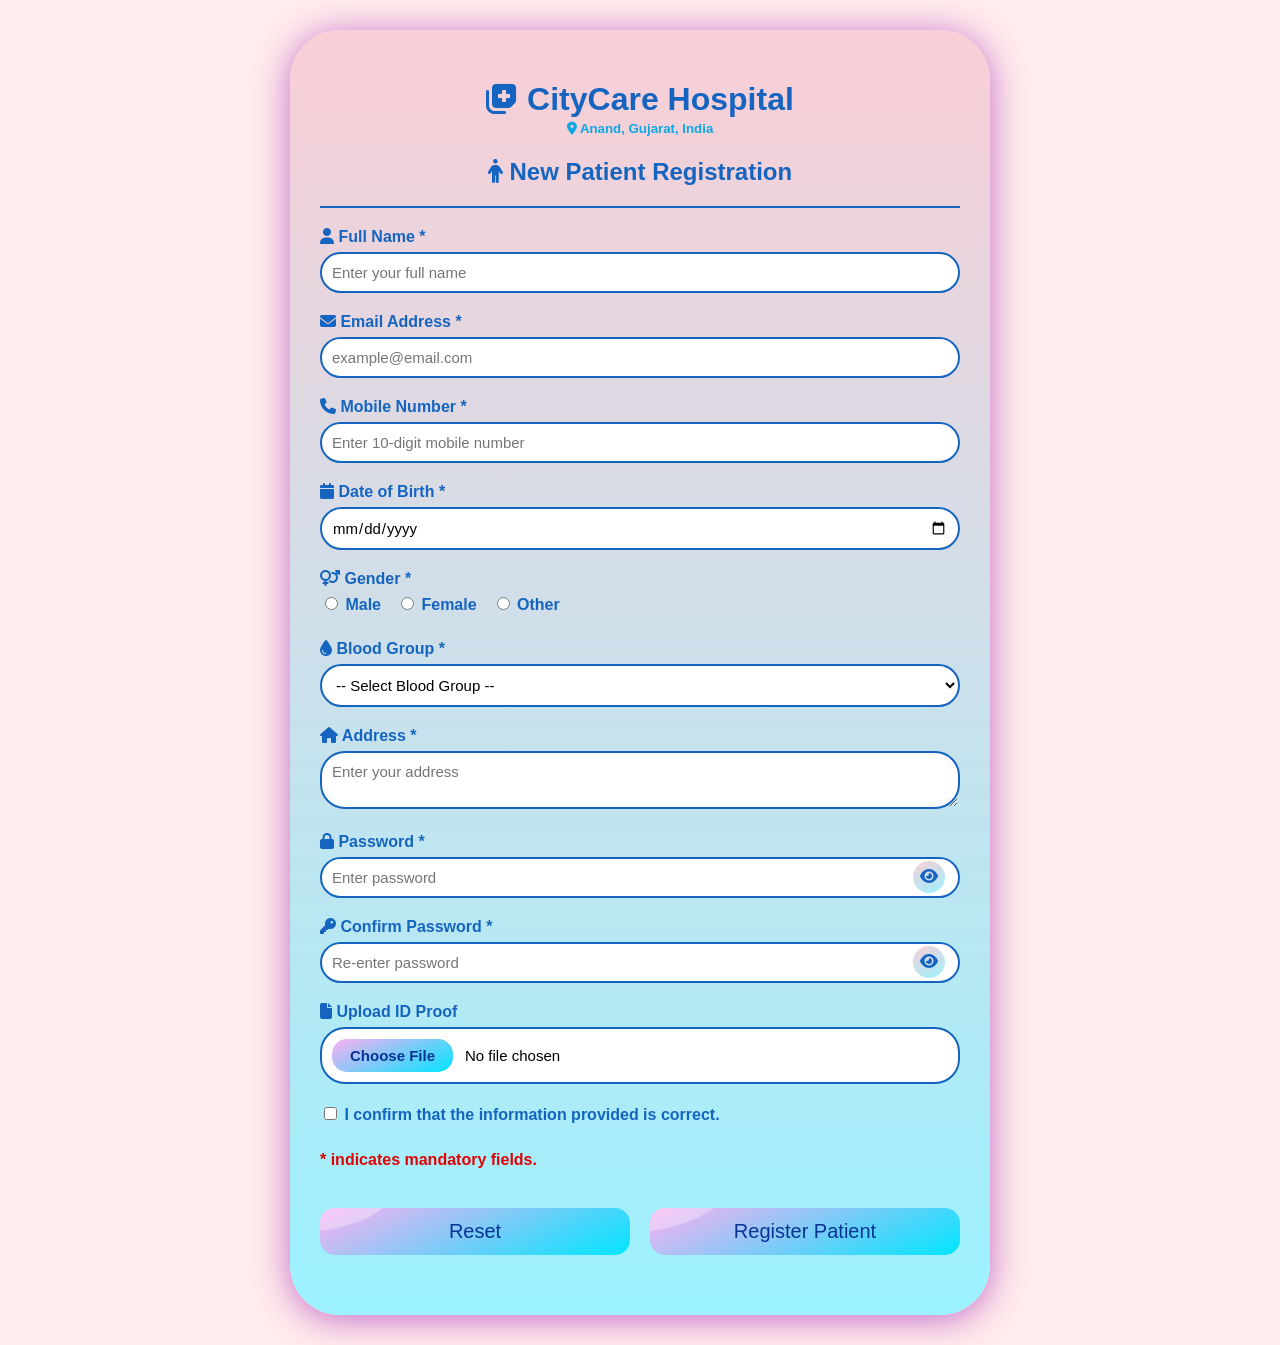
<file: Practical 5/index.html>
<!DOCTYPE html>
<html lang="en">
<head>
    <meta charset="UTF-8">
    <meta name="viewport" content="width=device-width, initial-scale=1.0">
    <title>CityCare Hospital - Patient Registration</title>
    <link rel="stylesheet" href="style.css">
    <link rel="stylesheet" href="https://cdnjs.cloudflare.com/ajax/libs/font-awesome/6.5.1/css/all.min.css"/>
    <link href="https://fonts.googleapis.com/css2?family=Plus+Jakarta+Sans:wght@300;400;600;800&display=swap" rel="stylesheet">
</head>
<body>
    <div class="container">
        <div class="title">
        
        <h1><i class="fa-solid fa-notes-medical"></i> CityCare Hospital</h1>
        <h5><i class="fa-solid fa-location-dot"></i> Anand, Gujarat, India</h5>
        <h2><i class="fa-solid fa-person"></i> New Patient Registration</h2>
        </div>

        <form id="registrationForm" novalidate>
            <div class="form-group">
                <label for="fullName"><i class="fa-solid fa-user"></i> Full Name *</label>
                <input type="text" id="fullName" placeholder="Enter your full name" maxlength="50" required>
                <span class="error" id="nameError"></span>
            </div>

            <div class="form-group">
                <label for="email"><i class="fa-solid fa-envelope"></i> Email Address *</label>
                <input type="email" id="email" placeholder="example@email.com" maxlength="100" required>
                <span class="error" id="emailError"></span>
            </div>

            <div class="form-group">
                <label for="mobile"><i class="fa-solid fa-phone"></i> Mobile Number *</label>
                <input type="tel" id="mobile" placeholder="Enter 10-digit mobile number" maxlength="10" required>
                <span class="error" id="mobileError"></span>
            </div>

            <div class="form-group">
                <label for="dob"><i class="fa-solid fa-calendar"></i> Date of Birth *</label>
                <input type="date" id="dob" required>
                <span class="error" id="dobError"></span>
            </div>

            <div class="form-group">
                <label><i class="fa-solid fa-venus-mars"></i> Gender *</label>
                <div class="radio-group">
                    <label><input type="radio" name="gender" value="Male"> Male</label>
                    <label><input type="radio" name="gender" value="Female"> Female</label>
                    <label><input type="radio" name="gender" value="Other"> Other</label>
                </div>
                <span class="error" id="genderError"></span>
            </div>

            <div class="form-group">
                <label for="bloodGroup"><i class="fa-solid fa-droplet"></i> Blood Group *</label>
                <select id="bloodGroup" required>
                    <option value="">-- Select Blood Group --</option>
                    <option>A+</option>
                    <option>A-</option>
                    <option>B+</option>
                    <option>B-</option>
                    <option>AB+</option>
                    <option>AB-</option>
                    <option>O+</option>
                    <option>O-</option>
                </select>
                <span class="error" id="bloodError"></span>
            </div>

            <div class="form-group">
                <label for="address"><i class="fa-solid fa-house"></i> Address *</label>
                <textarea id="address" placeholder="Enter your address" maxlength="200" required></textarea>
                <span class="error" id="addressError"></span>
            </div>

            <div class="form-group">
                <label for="password"><i class="fa-solid fa-lock"></i> Password *</label>
                <div class="password-input-wrapper">
                    <input type="password" id="password" placeholder="Enter password" minlength="8" maxlength="30" required>
                    <button type="button" id="togglePassword">
                        <i class="fa-solid fa-eye" id="eyeIcon"></i>
                    </button>
                </div>
                    <div class="strength" id="passwordStrength"></div>
                    <span class="error" id="passwordError"></span>
            </div>

            <div class="form-group">
                <label for="confirmPassword"><i class="fa-solid fa-key"></i> Confirm Password *</label>
                <div class="password-input-wrapper">
                    <input type="password" id="confirmPassword" placeholder="Re-enter password" required>
                    <button type="button" id="toggleConfirmPassword">
                        <i class="fa-solid fa-eye" id="confirmEyeIcon"></i>
                    </button>
                </div>
                <span class="error" id="confirmPasswordError"></span>
            </div>

            <div class="form-group file-group">
                <label for="document"><i class="fa-solid fa-file"></i> Upload ID Proof</label>
                <input type="file" id="document" accept=".jpg,.jpeg,.png,.pdf">
                <span class="error" id="fileError"></span>
            </div>

            <div class="form-group checkbox-group">
                <label><input type="checkbox" id="terms"> I confirm that the information provided is correct.</label>
            </div>
            <span class="error" id="termsError"></span>
            <h4>* indicates mandatory fields.</h4>
            <br>
            <div class="buttonAlign">
            <button type="reset">Reset</button>
            <button type="submit">Register Patient</button>
            </div>
            <div class="success-message" id="successMessage"></div>
        </form>
    </div>

    <script src="script.js"></script>
</body>
</html>
</file>
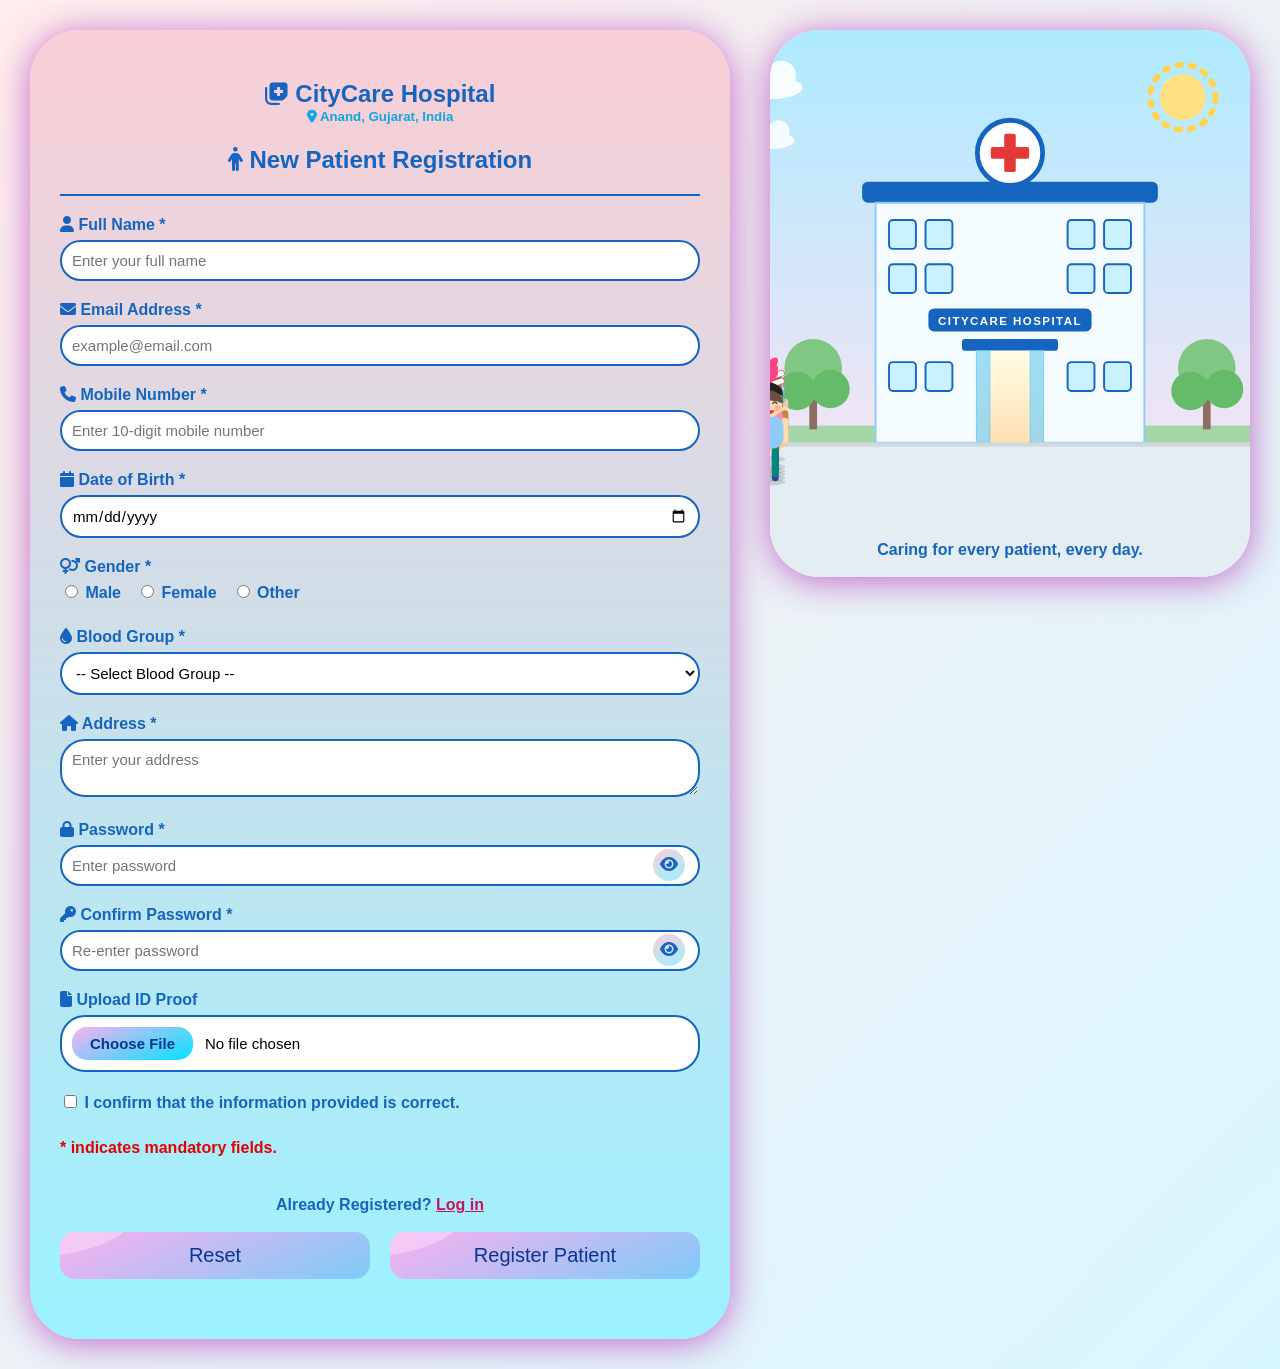
<file: Practical 5/Extra Curiosity (AI)/index.html>
<!DOCTYPE html>
<html lang="en">
<head>
    <meta charset="UTF-8">
    <meta name="viewport" content="width=device-width, initial-scale=1.0">
    <title>CityCare Hospital - Patient Registration</title>
    <link rel="stylesheet" href="style.css">
    <link rel="stylesheet" href="https://cdnjs.cloudflare.com/ajax/libs/font-awesome/6.5.1/css/all.min.css"/>
    <link href="https://fonts.googleapis.com/css2?family=Plus+Jakarta+Sans:wght@300;400;600;800&display=swap" rel="stylesheet">
</head>
<body>
    <main class="page">
    <div class="card-scene">
    <div class="card-flip" id="cardFlip">
    <section class="card-face container" id="registerFace">
        <div class="title">
        
        <h1><i class="fa-solid fa-notes-medical"></i> CityCare Hospital</h1>
        <h5><i class="fa-solid fa-location-dot"></i> Anand, Gujarat, India</h5>
        <h2><i class="fa-solid fa-person"></i> New Patient Registration</h2>
        </div>

        <form id="registrationForm" novalidate>
            <div class="form-group">
                <label for="fullName"><i class="fa-solid fa-user"></i> Full Name *</label>
                <input type="text" id="fullName" placeholder="Enter your full name" maxlength="50" required>
                <span class="error" id="nameError"></span>
            </div>

            <div class="form-group">
                <label for="email"><i class="fa-solid fa-envelope"></i> Email Address *</label>
                <input type="email" id="email" placeholder="example@email.com" maxlength="100" required>
                <span class="error" id="emailError"></span>
            </div>

            <div class="form-group">
                <label for="mobile"><i class="fa-solid fa-phone"></i> Mobile Number *</label>
                <input type="tel" id="mobile" placeholder="Enter 10-digit mobile number" maxlength="10" required>
                <span class="error" id="mobileError"></span>
            </div>

            <div class="form-group">
                <label for="dob"><i class="fa-solid fa-calendar"></i> Date of Birth *</label>
                <input type="date" id="dob" required>
                <span class="error" id="dobError"></span>
            </div>

            <div class="form-group">
                <label><i class="fa-solid fa-venus-mars"></i> Gender *</label>
                <div class="radio-group">
                    <label><input type="radio" name="gender" value="Male"> Male</label>
                    <label><input type="radio" name="gender" value="Female"> Female</label>
                    <label><input type="radio" name="gender" value="Other"> Other</label>
                </div>
                <span class="error" id="genderError"></span>
            </div>

            <div class="form-group">
                <label for="bloodGroup"><i class="fa-solid fa-droplet"></i> Blood Group *</label>
                <select id="bloodGroup" required>
                    <option value="">-- Select Blood Group --</option>
                    <option>A+</option>
                    <option>A-</option>
                    <option>B+</option>
                    <option>B-</option>
                    <option>AB+</option>
                    <option>AB-</option>
                    <option>O+</option>
                    <option>O-</option>
                </select>
                <span class="error" id="bloodError"></span>
            </div>

            <div class="form-group">
                <label for="address"><i class="fa-solid fa-house"></i> Address *</label>
                <textarea id="address" placeholder="Enter your address" maxlength="200" required></textarea>
                <span class="error" id="addressError"></span>
            </div>

            <div class="form-group">
                <label for="password"><i class="fa-solid fa-lock"></i> Password *</label>
                <div class="password-input-wrapper">
                    <input type="password" id="password" placeholder="Enter password" minlength="8" maxlength="30" required>
                    <button type="button" class="toggle-pass" id="togglePassword">
                        <i class="fa-solid fa-eye" id="eyeIcon"></i>
                    </button>
                </div>
                    <div class="strength" id="passwordStrength"></div>
                    <span class="error" id="passwordError"></span>
            </div>

            <div class="form-group">
                <label for="confirmPassword"><i class="fa-solid fa-key"></i> Confirm Password *</label>
                <div class="password-input-wrapper">
                    <input type="password" id="confirmPassword" placeholder="Re-enter password" required>
                    <button type="button" class="toggle-pass" id="toggleConfirmPassword">
                        <i class="fa-solid fa-eye" id="confirmEyeIcon"></i>
                    </button>
                </div>
                <span class="error" id="confirmPasswordError"></span>
            </div>

            <div class="form-group file-group">
                <label for="document"><i class="fa-solid fa-file"></i> Upload ID Proof</label>
                <input type="file" id="document" accept=".jpg,.jpeg,.png,.pdf">
                <span class="error" id="fileError"></span>
            </div>

            <div class="form-group checkbox-group">
                <label><input type="checkbox" id="terms"> I confirm that the information provided is correct.</label>
            </div>
            <span class="error" id="termsError"></span>
            <h4>* indicates mandatory fields.</h4>
            <br>
            <p class="switch-line">Already Registered? <button type="button" class="link-btn" data-flip>Log in</button></p>
            <div class="buttonAlign">
            <button type="reset">Reset</button>
            <button type="submit">Register Patient</button>
            </div>
            <div class="success-message" id="successMessage"></div>
        </form>
    </section>

    <section class="card-face container card-back" id="loginFace" inert>
        <div class="title">
            <h1><i class="fa-solid fa-notes-medical"></i> CityCare Hospital</h1>
            <h5><i class="fa-solid fa-location-dot"></i> Anand, Gujarat, India</h5>
            <h2><i class="fa-solid fa-right-to-bracket"></i> Patient Login</h2>
        </div>

        <form id="loginForm" novalidate>
            <div class="form-group">
                <label for="loginEmail"><i class="fa-solid fa-envelope"></i> Email Address *</label>
                <input type="email" id="loginEmail" placeholder="example@email.com" maxlength="100" required>
                <span class="error" id="loginEmailError"></span>
            </div>

            <div class="form-group">
                <label for="loginPassword"><i class="fa-solid fa-lock"></i> Password *</label>
                <div class="password-input-wrapper">
                    <input type="password" id="loginPassword" placeholder="Enter your password" maxlength="30" required>
                    <button type="button" class="toggle-pass" id="toggleLoginPassword">
                        <i class="fa-solid fa-eye" id="loginEyeIcon"></i>
                    </button>
                </div>
                <span class="error" id="loginPasswordError"></span>
            </div>

            <p class="switch-line">New here? <button type="button" class="link-btn" data-flip>Sign Up</button></p>
            <button type="submit">Log In</button>
            <div class="success-message" id="loginSuccess"></div>
        </form>
    </section>
    </div>
    </div>

    <aside class="scene-panel" aria-hidden="true">
    <svg class="hospital-scene" viewBox="0 0 500 520" xmlns="http://www.w3.org/2000/svg">
        <defs>
            <linearGradient id="sky" x1="0" y1="0" x2="0" y2="1"><stop offset="0" stop-color="#aeeaff"/><stop offset="1" stop-color="#ffe3f1"/></linearGradient>
            <linearGradient id="glow" x1="0" y1="0" x2="0" y2="1"><stop offset="0" stop-color="#fffde7"/><stop offset="1" stop-color="#ffe0b2"/></linearGradient>

            <!-- Sick patient: bandage, tired eyes, frown -->
            <g id="sick">
                <ellipse cx="0" cy="1" rx="16" ry="3.5" fill="#000" opacity=".12"/>
                <g class="bob">
                    <rect class="leg l pants" x="-9" y="-34" width="7" height="34" rx="3.5"/>
                    <rect class="leg r pants" x="2" y="-34" width="7" height="34" rx="3.5"/>
                    <rect class="skin" x="-19" y="-62" width="7" height="26" rx="3.5"/>
                    <rect class="skin" x="12" y="-62" width="7" height="26" rx="3.5"/>
                    <rect class="shirt" x="-14" y="-64" width="28" height="34" rx="11"/>
                    <circle class="skin" cx="0" cy="-76" r="13"/>
                    <path class="hair" d="M-13.5 -77 A13.5 13.5 0 0 1 13.5 -77 Q0 -83 -13.5 -77Z"/>
                    <rect x="2" y="-90" width="13" height="6" rx="2" fill="#fff" stroke="#e57373" transform="rotate(-18 8 -87)"/>
                    <path d="M-7 -77 h4 M3 -77 h4" stroke="#37474f" stroke-width="1.6" stroke-linecap="round"/>
                    <path d="M-4 -67 Q0 -71 4 -67" stroke="#37474f" stroke-width="1.6" fill="none" stroke-linecap="round"/>
                    <path d="M14 -80 q3 5 0 7 q-3 -2 0 -7z" fill="#4fc3f7"/>
                </g>
            </g>

            <!-- Happy patient: big smile, rosy cheeks, waving, floating heart -->
            <g id="happy">
                <ellipse cx="0" cy="1" rx="16" ry="3.5" fill="#000" opacity=".12"/>
                <g class="bob hop">
                    <rect class="leg l pants" x="-9" y="-34" width="7" height="34" rx="3.5"/>
                    <rect class="leg r pants" x="2" y="-34" width="7" height="34" rx="3.5"/>
                    <rect class="skin" x="-19" y="-62" width="7" height="26" rx="3.5"/>
                    <rect class="skin wave" x="12" y="-62" width="7" height="26" rx="3.5"/>
                    <rect class="shirt" x="-14" y="-64" width="28" height="34" rx="11"/>
                    <circle class="skin" cx="0" cy="-76" r="13"/>
                    <path class="hair" d="M-13.5 -77 A13.5 13.5 0 0 1 13.5 -77 Q0 -83 -13.5 -77Z"/>
                    <circle cx="-8" cy="-72" r="3" fill="#ff8a80" opacity=".6"/>
                    <circle cx="8" cy="-72" r="3" fill="#ff8a80" opacity=".6"/>
                    <path d="M-7 -77 q2 -3 4 0 M3 -77 q2 -3 4 0" stroke="#37474f" stroke-width="1.6" fill="none" stroke-linecap="round"/>
                    <path d="M-5 -70 Q0 -62 5 -70Z" fill="#e53935"/>
                    <g transform="translate(0 -108)"><path class="float-heart" d="M0 6 C-14 -4 -8 -14 0 -6 C8 -14 14 -4 0 6Z" fill="#ff4081"/></g>
                </g>
            </g>
        </defs>

        <!-- sky, sun, clouds -->
        <rect width="500" height="520" fill="url(#sky)"/>
        <circle class="sun-ring" cx="430" cy="70" r="34" fill="none" stroke="#ffd54f" stroke-width="6" stroke-dasharray="4 10" stroke-linecap="round"/>
        <circle cx="430" cy="70" r="24" fill="#ffe082"/>
        <g transform="translate(0 60)"><g class="cloud" fill="#fff" opacity=".9"><ellipse cx="0" cy="0" rx="34" ry="12"/><circle cx="-8" cy="-10" r="12"/><circle cx="12" cy="-13" r="15"/></g></g>
        <g transform="translate(0 115) scale(.75)"><g class="cloud c2" fill="#fff" opacity=".85"><ellipse cx="0" cy="0" rx="34" ry="12"/><circle cx="-8" cy="-10" r="12"/><circle cx="12" cy="-13" r="15"/></g></g>
        <rect y="412" width="500" height="18" fill="#a5d6a7"/>

        <!-- trees -->
        <g class="tree"><rect x="41" y="370" width="8" height="46" fill="#8d6e63"/><circle cx="45" cy="352" r="30" fill="#81c784"/><circle cx="28" cy="376" r="20" fill="#66bb6a"/><circle cx="63" cy="374" r="20" fill="#66bb6a"/></g>
        <g class="tree t2"><rect x="451" y="370" width="8" height="46" fill="#8d6e63"/><circle cx="455" cy="352" r="30" fill="#81c784"/><circle cx="438" cy="376" r="20" fill="#66bb6a"/><circle cx="473" cy="374" r="20" fill="#66bb6a"/></g>

        <!-- hospital building -->
        <rect x="96" y="158" width="308" height="22" rx="6" fill="#1565c0"/>
        <rect x="110" y="180" width="280" height="250" fill="#f3fbff" stroke="#90caf9" stroke-width="2"/>
        <circle cx="250" cy="128" r="34" fill="#fff" stroke="#1565c0" stroke-width="5"/>
        <rect x="244" y="108" width="12" height="40" rx="2" fill="#e53935"/>
        <rect x="230" y="122" width="40" height="12" rx="2" fill="#e53935"/>
        <g>
            <rect class="win" x="124" y="198" width="28" height="30" rx="4"/><rect class="win" x="162" y="198" width="28" height="30" rx="4"/>
            <rect class="win" x="310" y="198" width="28" height="30" rx="4"/><rect class="win" x="348" y="198" width="28" height="30" rx="4"/>
            <rect class="win" x="124" y="244" width="28" height="30" rx="4"/><rect class="win" x="162" y="244" width="28" height="30" rx="4"/>
            <rect class="win" x="310" y="244" width="28" height="30" rx="4"/><rect class="win" x="348" y="244" width="28" height="30" rx="4"/>
            <rect class="win" x="124" y="346" width="28" height="30" rx="4"/><rect class="win" x="162" y="346" width="28" height="30" rx="4"/>
            <rect class="win" x="310" y="346" width="28" height="30" rx="4"/><rect class="win" x="348" y="346" width="28" height="30" rx="4"/>
        </g>
        <rect x="165" y="290" width="170" height="24" rx="6" fill="#1565c0"/>
        <text x="250" y="307" text-anchor="middle" font-size="12" font-weight="bold" fill="#fff" letter-spacing="1.5" style="font-family:'Gill Sans',Calibri,sans-serif">CITYCARE HOSPITAL</text>
        <rect x="200" y="322" width="100" height="12" rx="3" fill="#1565c0"/>
        <rect x="215" y="334" width="70" height="96" fill="url(#glow)"/>
        <rect x="215" y="334" width="14" height="96" fill="#81d4fa" opacity=".75" stroke="#4fc3f7"/>
        <rect x="271" y="334" width="14" height="96" fill="#81d4fa" opacity=".75" stroke="#4fc3f7"/>

        <!-- plaza -->
        <rect y="430" width="500" height="90" fill="#e3edf2"/>
        <rect y="430" width="500" height="4" fill="#cfd8dc"/>

        <!-- patients arriving (left to right, into the door) -->
        <g transform="translate(0 446)"><g class="walker in" style="--delay:-1s"><use href="#sick" style="--shirt:#ffab91;--pants:#5c6bc0;--hair:#4e342e;--skin:#f1c9a5"/></g></g>
        <g transform="translate(0 462)"><g class="walker in" style="--delay:-5s"><use href="#sick" style="--shirt:#b39ddb;--pants:#455a64;--hair:#212121;--skin:#e0ac84"/></g></g>
        <g transform="translate(0 454)"><g class="walker in" style="--delay:-9s"><use href="#sick" style="--shirt:#80cbc4;--pants:#6d4c41;--hair:#8d6e63;--skin:#ffdbb5"/></g></g>

        <!-- happy patients leaving (door to the right) -->
        <g transform="translate(0 470)"><g class="walker out" style="--delay:-3s"><use href="#happy" style="--shirt:#ffcc80;--pants:#3949ab;--hair:#5d4037;--skin:#f1c9a5"/></g></g>
        <g transform="translate(0 458)"><g class="walker out" style="--delay:-7s"><use href="#happy" style="--shirt:#f48fb1;--pants:#37474f;--hair:#212121;--skin:#c68642"/></g></g>
        <g transform="translate(0 466)"><g class="walker out" style="--delay:-10.5s"><use href="#happy" style="--shirt:#90caf9;--pants:#00897b;--hair:#6d4c41;--skin:#ffdbb5"/></g></g>
    </svg>
    <p class="scene-caption">Caring for every patient, every day.</p>
    </aside>
    </main>

    <script src="script.js"></script>
</body>
</html>
</file>
<file: Practical 5/style.css>
* {
    box-sizing: border-box;
    font-family: Arial, sans-serif;
}

body {
    margin: 0;
    padding: 30px;
    background-color: #ffecec;
    font-family: 'Gill Sans', 'Gill Sans MT', Calibri, 'Trebuchet MS', sans-serif;
}
.title
{
    text-align: center;
    border-bottom: solid 2px #1565c0;
    margin-bottom: 20px;
    font-family: 'Gill Sans', 'Gill Sans MT', Calibri, 'Trebuchet MS', sans-serif;
}
.container {
    max-width: 700px;
    margin: auto;
    background: linear-gradient(360deg, rgb(156, 242, 255), rgb(250, 206, 214));
    padding: 30px;
    border-radius: 50px;
    box-shadow: 0 4px 35px rgba(190, 94, 199, 0.927);
    font-family: 'Gill Sans', 'Gill Sans MT', Calibri, 'Trebuchet MS', sans-serif;
}
.container:hover
{
    transition: 0.3s;
    transform: scale(1.01);
    box-shadow: 0 4px 95px rgba(190, 94, 199, 0.927);
}
h1 {
    text-align: center;
    color: #1565c0;
    font-family: 'Gill Sans', 'Gill Sans MT', Calibri, 'Trebuchet MS', sans-serif;
}
h5
{
    color: rgb(13, 167, 228);
    margin-top: -19px;
    font-family: 'Gill Sans', 'Gill Sans MT', Calibri, 'Trebuchet MS', sans-serif;
}
h2
{
    color: #1565c0;
    font-family: 'Gill Sans', 'Gill Sans MT', Calibri, 'Trebuchet MS', sans-serif;
}
h4
{
    color: rgb(224, 3, 3);
    font-family: 'Gill Sans', 'Gill Sans MT', Calibri, 'Trebuchet MS', sans-serif;
}
.form-group {
    margin-bottom: 20px;
}

label {
    display: block;
    margin-bottom: 6px;
    font-weight: bold;
    color: #1565c0;
    font-family: 'Gill Sans', 'Gill Sans MT', Calibri, 'Trebuchet MS', sans-serif;
}

input,
select,
textarea {
    width: 100%;
    padding: 10px;
    border: none;
    border: 2px solid #1565c0;
    border-radius: 25px;
    font-size: 15px;
    font-family: 'Gill Sans', 'Gill Sans MT', Calibri, 'Trebuchet MS', sans-serif;
    background: white;
}
input[type="file"]
{
    width: 100%;
    padding: 10px;
    border: none;
    border: 2px solid #1565c0;
    border-radius: 25px;
    font-size: 15px;
    font-family: 'Gill Sans', 'Gill Sans MT', Calibri, 'Trebuchet MS', sans-serif;
    background: white;
}
input[type="text"]:focus 
{
    border: none;
    border: 2px solid;
    border-color: #00e5ff;
    box-shadow: 0 0 12px #00e5ff;
    outline: none;
}
input[type="email"]:focus 
{
    border: 2px solid;
    border-color: #00e5ff;
    box-shadow: 0 0 12px #00e5ff;
    outline: none;
}
input[type="tel"]:focus 
{
    border: 2px solid;
    border-color: #00e5ff;
    box-shadow: 0 0 12px #00e5ff;
    outline: none;
}
input[type="date"]:focus 
{
    border: 2px solid;
    border-color: #00e5ff;
    box-shadow: 0 0 12px #00e5ff;
    outline: none;
}
input[type="radio"]:focus 
{
    border: 2px solid;
    border-color: #00e5ff;
    box-shadow: 0 0 12px #00e5ff;
    border-radius: 50%;
    outline: none;
}
input[type="password"]:focus 
{
    border: 2px solid;
    border-color: #00e5ff;
    box-shadow: 0 0 12px #00e5ff;
    outline: none;
}
input[type="file"]:focus 
{
    border: 2px solid;
    border-color: #00e5ff;
    box-shadow: 0 0 8px #00e5ff;
    outline: none;
}
textarea:focus
{
    border: 2px solid;
    border-color: #00e5ff;
    box-shadow: 0 0 8px #00e5ff;
    outline: none;
}
select:focus
{
    border: 2px solid;
    border-color: #00e5ff;
    box-shadow: 0 0 8px #00e5ff;
    outline: none;
}
.radio-group,
.checkbox-group {
    display: flex;
    gap: 15px;
    align-items: center;
    outline: none;
}

.radio-group input,
.checkbox-group input {
    width: auto;
    outline: none;
}

.error {
    color: #d32f2f;
    font-size: 14px;
    margin-top: 5px;
    display: block;
    font-family: 'Gill Sans', 'Gill Sans MT', Calibri, 'Trebuchet MS', sans-serif;
}

.success-message {
    color: green;
    text-align: center;
    font-weight: bold;
    margin-top: 15px;
}
.password-input-wrapper {
    position: relative;
    width: 100%;
}

.password-input-wrapper input {
    padding-right: 45px; /* Leaves space so text doesn't hide behind the icon */
}

/* Explicit styling for the show/hide icon buttons */
#toggleConfirmPassword, #togglePassword {
    position: absolute;
    right: 15px;
    top: 50%;
    transform: translateY(-50%);
    background: linear-gradient(335deg, rgb(156, 242, 255), rgb(250, 206, 214));
    border: none;
    border-radius: 40px;
    cursor: pointer;
    color: #1565c0;
    font-size: 16px;
    width: auto;
    padding: 7px;
    margin: 0;
    box-shadow: none;
}
input[type="file"]::file-selector-button {
    background: linear-gradient(335deg, #00e5ff, #fbb0f0);
    color: #083493;
    border: none;
    border-radius: 15px;
    padding: 8px 18px;
    margin-right: 12px;
    font-size: 15px;
    font-weight: bold;
    font-family: 'Gill Sans', 'Gill Sans MT', Calibri, 'Trebuchet MS', sans-serif;
    cursor: pointer;
    transition: 0.3s;
}

input[type="file"]::file-selector-button:hover {
    transform: scale(1.05);
    box-shadow: 0 0 10px #00e5ff;
}
.buttonAlign
{
    display: grid;
    grid-template-columns: repeat(2,1fr);
    gap: 20px;
}
button[type="submit"], button[type="reset"] {
    width: 100%;
    display: inline-block;
    padding: 12px;  
    background:linear-gradient(335deg, #00e5ff, #fbb0f0);
    cursor: pointer;
    overflow: hidden;
    position: relative;
    transition: 0.4s;
    color: #083493;
    border: none;
    border-radius: 15px;
    font-size: 20px;
    margin-bottom: 15px;
    font-family: 'Gill Sans', 'Gill Sans MT', Calibri, 'Trebuchet MS', sans-serif;
}
button[type="submit"]::before, button[type="reset"]::before
{
    content: "";
    position: absolute;
    width: 200px;
    height: 200%;
    background: rgba(255, 255, 255, 0.3);
    border-radius: 50%;
    top: -150%;
    left: -40%;
    transition: 0.6s;
}
button[type="submit"]:hover::before, button[type="reset"]:hover::before 
{
    top: 50%;
    left: 50%;
    transform: translate(-50%, -50%);
}

.strength {
    font-size: 13px;
    margin-top: 5px;
    font-weight: bold;
    font-family: 'Gill Sans', 'Gill Sans MT', Calibri, 'Trebuchet MS', sans-serif;
}
</file>
<file: Practical 5/Extra Curiosity (AI)/style.css>
* {
    box-sizing: border-box;
    font-family: Arial, sans-serif;
}

body {
    margin: 0;
    padding: 30px;
    background-color: #ffecec;
    font-family: 'Gill Sans', 'Gill Sans MT', Calibri, 'Trebuchet MS', sans-serif;
}
.title
{
    text-align: center;
    border-bottom: solid 2px #1565c0;
    margin-bottom: 20px;
    font-family: 'Gill Sans', 'Gill Sans MT', Calibri, 'Trebuchet MS', sans-serif;
}
.container {
    max-width: 700px;
    margin: auto;
    background: linear-gradient(360deg, rgb(156, 242, 255), rgb(250, 206, 214));
    padding: 30px;
    border-radius: 50px;
    box-shadow: 0 4px 35px rgba(190, 94, 199, 0.927);
    font-family: 'Gill Sans', 'Gill Sans MT', Calibri, 'Trebuchet MS', sans-serif;
}
.container:hover
{
    transition: box-shadow 0.3s;
    box-shadow: 0 4px 95px rgba(190, 94, 199, 0.927);
}
h1 {
    text-align: center;
    color: #1565c0;
    font-family: 'Gill Sans', 'Gill Sans MT', Calibri, 'Trebuchet MS', sans-serif;
}
h5
{
    color: rgb(13, 167, 228);
    margin-top: -19px;
    font-family: 'Gill Sans', 'Gill Sans MT', Calibri, 'Trebuchet MS', sans-serif;
}
h2
{
    color: #1565c0;
    font-family: 'Gill Sans', 'Gill Sans MT', Calibri, 'Trebuchet MS', sans-serif;
}
h4
{
    color: rgb(224, 3, 3);
    font-family: 'Gill Sans', 'Gill Sans MT', Calibri, 'Trebuchet MS', sans-serif;
}
.form-group {
    margin-bottom: 20px;
}

label {
    display: block;
    margin-bottom: 6px;
    font-weight: bold;
    color: #1565c0;
    font-family: 'Gill Sans', 'Gill Sans MT', Calibri, 'Trebuchet MS', sans-serif;
}

input,
select,
textarea {
    width: 100%;
    padding: 10px;
    border: none;
    border: 2px solid #1565c0;
    border-radius: 25px;
    font-size: 15px;
    font-family: 'Gill Sans', 'Gill Sans MT', Calibri, 'Trebuchet MS', sans-serif;
    background: white;
}
input[type="file"]
{
    width: 100%;
    padding: 10px;
    border: none;
    border: 2px solid #1565c0;
    border-radius: 25px;
    font-size: 15px;
    font-family: 'Gill Sans', 'Gill Sans MT', Calibri, 'Trebuchet MS', sans-serif;
    background: white;
}
input[type="text"]:focus 
{
    border: none;
    border: 2px solid;
    border-color: #00e5ff;
    box-shadow: 0 0 12px #00e5ff;
    outline: none;
}
input[type="email"]:focus 
{
    border: 2px solid;
    border-color: #00e5ff;
    box-shadow: 0 0 12px #00e5ff;
    outline: none;
}
input[type="tel"]:focus 
{
    border: 2px solid;
    border-color: #00e5ff;
    box-shadow: 0 0 12px #00e5ff;
    outline: none;
}
input[type="date"]:focus 
{
    border: 2px solid;
    border-color: #00e5ff;
    box-shadow: 0 0 12px #00e5ff;
    outline: none;
}
input[type="radio"]:focus 
{
    border: 2px solid;
    border-color: #00e5ff;
    box-shadow: 0 0 12px #00e5ff;
    border-radius: 50%;
    outline: none;
}
input[type="password"]:focus 
{
    border: 2px solid;
    border-color: #00e5ff;
    box-shadow: 0 0 12px #00e5ff;
    outline: none;
}
input[type="file"]:focus 
{
    border: 2px solid;
    border-color: #00e5ff;
    box-shadow: 0 0 8px #00e5ff;
    outline: none;
}
textarea:focus
{
    border: 2px solid;
    border-color: #00e5ff;
    box-shadow: 0 0 8px #00e5ff;
    outline: none;
}
select:focus
{
    border: 2px solid;
    border-color: #00e5ff;
    box-shadow: 0 0 8px #00e5ff;
    outline: none;
}
.radio-group,
.checkbox-group {
    display: flex;
    gap: 15px;
    align-items: center;
    outline: none;
}

.radio-group input,
.checkbox-group input {
    width: auto;
    outline: none;
}

.error {
    color: #d32f2f;
    font-size: 14px;
    margin-top: 5px;
    display: block;
    font-family: 'Gill Sans', 'Gill Sans MT', Calibri, 'Trebuchet MS', sans-serif;
}

.success-message {
    color: green;
    text-align: center;
    font-weight: bold;
    margin-top: 15px;
}
.password-input-wrapper {
    position: relative;
    width: 100%;
}

.password-input-wrapper input {
    padding-right: 45px; /* Leaves space so text doesn't hide behind the icon */
}

/* Explicit styling for the show/hide icon buttons */
.toggle-pass {
    position: absolute;
    right: 15px;
    top: 50%;
    transform: translateY(-50%);
    background: linear-gradient(335deg, rgb(156, 242, 255), rgb(250, 206, 214));
    border: none;
    border-radius: 40px;
    cursor: pointer;
    color: #1565c0;
    font-size: 16px;
    width: auto;
    padding: 7px;
    margin: 0;
    box-shadow: none;
}
input[type="file"]::file-selector-button {
    background: linear-gradient(335deg, #00e5ff, #fbb0f0);
    color: #083493;
    border: none;
    border-radius: 15px;
    padding: 8px 18px;
    margin-right: 12px;
    font-size: 15px;
    font-weight: bold;
    font-family: 'Gill Sans', 'Gill Sans MT', Calibri, 'Trebuchet MS', sans-serif;
    cursor: pointer;
    transition: 0.3s;
}

input[type="file"]::file-selector-button:hover {
    transform: scale(1.05);
    box-shadow: 0 0 10px #00e5ff;
}
.buttonAlign
{
    display: grid;
    grid-template-columns: repeat(2,1fr);
    gap: 20px;
}
button[type="submit"], button[type="reset"] {
    width: 100%;
    display: inline-block;
    padding: 12px;  
    background:linear-gradient(335deg, #00e5ff, #fbb0f0);
    cursor: pointer;
    overflow: hidden;
    position: relative;
    transition: 0.4s;
    color: #083493;
    border: none;
    border-radius: 15px;
    font-size: 20px;
    margin-bottom: 15px;
    font-family: 'Gill Sans', 'Gill Sans MT', Calibri, 'Trebuchet MS', sans-serif;
}
button[type="submit"]::before, button[type="reset"]::before
{
    content: "";
    position: absolute;
    width: 200px;
    height: 200%;
    background: rgba(255, 255, 255, 0.3);
    border-radius: 50%;
    top: -150%;
    left: -40%;
    transition: 0.6s;
}
button[type="submit"]:hover::before, button[type="reset"]:hover::before 
{
    top: 50%;
    left: 50%;
    transform: translate(-50%, -50%);
}

.strength {
    font-size: 13px;
    margin-top: 5px;
    font-weight: bold;
    font-family: 'Gill Sans', 'Gill Sans MT', Calibri, 'Trebuchet MS', sans-serif;
}

/* =========================================
   TWO-COLUMN LAYOUT + FLIP CARD
   ========================================= */
.page {
    display: grid;
    grid-template-columns: minmax(0, 700px) minmax(280px, 1fr);
    gap: 40px;
    max-width: 1400px;
    margin: 0 auto;
    align-items: start;
}

.card-scene {
    perspective: 1800px;
    transition: transform 0.3s;
    scroll-margin-top: 30px;
}
.card-scene:hover { transform: scale(1.01); }

.card-flip {
    display: grid;
    transform-style: preserve-3d;
    transition: transform 0.9s cubic-bezier(0.4, 0.2, 0.2, 1);
}
.card-flip.flipped { transform: rotateY(180deg); }

.card-face {
    grid-area: 1 / 1;
    width: 100%;
    max-width: none;
    margin: 0;
    backface-visibility: hidden;
    -webkit-backface-visibility: hidden;
}

.card-back {
    transform: rotateY(180deg);
    background: linear-gradient(360deg, rgb(250, 206, 214), rgb(156, 242, 255));
    align-self: start; /* login card keeps its own height instead of stretching */
}

/* Once the login side is showing, the tall register side stops taking up space */
.card-flip.login-only .card-face:not(.card-back) { display: none; }

.toggle-pass:hover { transform: translateY(-50%) scale(1.25); transition: 0.2s; }

.switch-line {
    text-align: center;
    margin: 0 0 18px;
    font-weight: bold;
    font-size: 16px;
    color: #1565c0;
    font-family: 'Gill Sans', 'Gill Sans MT', Calibri, 'Trebuchet MS', sans-serif;
}
.link-btn {
    background: none;
    border: none;
    padding: 0;
    font: inherit;
    font-weight: bold;
    color: #c2185b;
    text-decoration: underline;
    cursor: pointer;
}
.link-btn:hover { color: #880e4f; }
.link-btn:focus-visible { outline: 2px solid #00e5ff; outline-offset: 3px; border-radius: 4px; }

/* =========================================
   HOSPITAL SCENE
   ========================================= */
.scene-panel {
    position: sticky;
    top: 30px;
    max-width: 560px;
    width: 100%;
    margin: 0 auto;
    border-radius: 50px;
    overflow: hidden;
    background: #fff;
    box-shadow: 0 4px 35px rgba(190, 94, 199, 0.927);
}
.hospital-scene { display: block; width: 100%; height: auto; }
.scene-caption {
    margin: 0;
    padding: 12px 20px 18px;
    text-align: center;
    font-weight: bold;
    color: #1565c0;
    background: #e3edf2;
    font-family: 'Gill Sans', 'Gill Sans MT', Calibri, 'Trebuchet MS', sans-serif;
}

.skin  { fill: var(--skin, #ffd9b3); }
.shirt { fill: var(--shirt, #90caf9); }
.pants { fill: var(--pants, #455a64); }
.hair  { fill: var(--hair, #3e2723); }

.win { fill: #c9f1ff; stroke: #1565c0; stroke-width: 2; animation: lit 4s ease-in-out infinite; }
.win:nth-child(3n)   { animation-delay: -1s; }
.win:nth-child(3n+1) { animation-delay: -2.5s; }

.bob  { animation: bob 0.5s ease-in-out infinite alternate; }
.hop  { animation-name: hop; }
.leg  { transform-box: fill-box; transform-origin: 50% 0; animation: step 0.55s ease-in-out infinite alternate; }
.leg.r { animation-direction: alternate-reverse; }
#sick .leg { animation-duration: 0.8s; }
.wave { transform-box: fill-box; transform-origin: 50% 10%; animation: wave 0.5s ease-in-out infinite alternate; }
.float-heart { transform-box: fill-box; transform-origin: center; animation: heartUp 1.8s ease-out infinite; }

.walker { animation-duration: 12s; animation-timing-function: linear; animation-iteration-count: infinite; animation-delay: var(--delay, 0s); }
.walker.in  { animation-name: walkIn; }
.walker.out { animation-name: walkOut; }

.cloud { animation: drift 45s linear infinite; }
.cloud.c2 { animation-duration: 70s; animation-delay: -30s; }
.sun-ring { transform-box: fill-box; transform-origin: center; animation: spin 30s linear infinite; }
.tree { transform-box: fill-box; transform-origin: 50% 100%; animation: sway 5s ease-in-out infinite alternate; }
.tree.t2 { animation-delay: -2s; }

@keyframes walkIn {
    0%   { transform: translate(-70px, 0);   opacity: 0; }
    5%   { opacity: 1; }
    40%  { transform: translate(250px, 0);   opacity: 1; }
    47%  { transform: translate(250px, -16px); opacity: 0; }
    100% { transform: translate(250px, -16px); opacity: 0; }
}
@keyframes walkOut {
    0%   { transform: translate(250px, -16px); opacity: 0; }
    6%   { transform: translate(250px, -16px); opacity: 1; }
    12%  { transform: translate(262px, 0);     opacity: 1; }
    62%  { transform: translate(580px, 0);     opacity: 1; }
    63%  { transform: translate(580px, 0);     opacity: 0; }
    100% { transform: translate(580px, 0);     opacity: 0; }
}
@keyframes step  { from { transform: rotate(-24deg); } to { transform: rotate(24deg); } }
@keyframes wave  { from { transform: rotate(-140deg); } to { transform: rotate(-168deg); } }
@keyframes bob   { to { transform: translateY(-2px); } }
@keyframes hop   { to { transform: translateY(-6px); } }
@keyframes heartUp {
    0%   { transform: translateY(0) scale(0.6); opacity: 0; }
    25%  { opacity: 1; }
    100% { transform: translateY(-26px) scale(1); opacity: 0; }
}
@keyframes drift { from { transform: translateX(-90px); } to { transform: translateX(600px); } }
@keyframes spin  { to { transform: rotate(360deg); } }
@keyframes sway  { from { transform: rotate(-1.5deg); } to { transform: rotate(1.5deg); } }
@keyframes lit   { 0%, 100% { fill: #c9f1ff; } 50% { fill: #fff3b0; } }

/* =========================================
   PAGE ANIMATIONS
   ========================================= */

/* --- Page load entrance ---
   Applied to the wrappers (not .container) so it never fights
   with the 3D rotation of the flip card faces. */
@keyframes slideUp {
    from { opacity: 0; transform: translateY(40px); }
    to   { opacity: 1; transform: translateY(0); }
}

.card-scene  { animation: slideUp 0.8s ease backwards; }
.scene-panel { animation: slideUp 0.8s ease 0.2s backwards; }

.form-group { animation: slideUp 0.6s ease backwards; }
.form-group:nth-child(1)  { animation-delay: 0.1s; }
.form-group:nth-child(2)  { animation-delay: 0.2s; }
.form-group:nth-child(3)  { animation-delay: 0.3s; }
.form-group:nth-child(4)  { animation-delay: 0.4s; }
.form-group:nth-child(5)  { animation-delay: 0.5s; }
.form-group:nth-child(6)  { animation-delay: 0.6s; }
.form-group:nth-child(7)  { animation-delay: 0.7s; }
.form-group:nth-child(8)  { animation-delay: 0.8s; }
.form-group:nth-child(9)  { animation-delay: 0.9s; }
.form-group:nth-child(10) { animation-delay: 1.0s; }
.form-group:nth-child(11) { animation-delay: 1.1s; }

/* --- Animated page background --- */
body {
    background: linear-gradient(135deg, #ffecec, #d9f7ff, #ffe0f5, #ffecec);
    background-size: 300% 300%;
    animation: bgShift 12s ease infinite;
}

@keyframes bgShift {
    0%   { background-position: 0% 50%; }
    50%  { background-position: 100% 50%; }
    100% { background-position: 0% 50%; }
}

/* --- Floating hospital icon --- */
h1 i {
    display: inline-block;
    animation: floatIcon 2.5s ease-in-out infinite;
}

@keyframes floatIcon {
    0%, 100% { transform: translateY(0); }
    50%      { transform: translateY(-8px); }
}

/* --- Error shake --- */
.error:not(:empty) {
    animation: shake 0.4s ease;
}

@keyframes shake {
    0%, 100% { transform: translateX(0); }
    20%, 60% { transform: translateX(-6px); }
    40%, 80% { transform: translateX(6px); }
}

/* --- Success pop --- */
.success-message:not(:empty) {
    animation: popIn 0.5s cubic-bezier(0.68, -0.55, 0.27, 1.55);
}

@keyframes popIn {
    from { opacity: 0; transform: scale(0.5); }
    to   { opacity: 1; transform: scale(1); }
}

/* --- Inputs lift on focus --- */
input, select, textarea {
    transition: transform 0.3s, box-shadow 0.3s, border-color 0.3s;
}

input:focus, select:focus, textarea:focus {
    transform: translateY(-3px);
    outline: none;
}

/* --- Glowing buttons (Register, Reset and Log In) --- */
button[type="submit"],
button[type="reset"] {
    background-size: 200% 200%;
    animation: btnGlow 3s ease infinite;
}

@keyframes btnGlow {
    0%, 100% { background-position: 0% 50%; box-shadow: 0 0 8px #00e5ff; }
    50%      { background-position: 100% 50%; box-shadow: 0 0 20px #fbb0f0; }
}

button[type="submit"]:active,
button[type="reset"]:active {
    transform: scale(0.96);
}

/* --- Small touches --- */
input[type="radio"],
input[type="checkbox"] {
    accent-color: #1565c0;
    cursor: pointer;
}

.form-group:hover > label {
    transform: translateX(5px);
    transition: 0.3s;
}

/* =========================================
   RESPONSIVE + REDUCED MOTION
   ========================================= */
@media (max-width: 1140px) {
    .page { grid-template-columns: minmax(0, 700px); justify-content: center; }
    .scene-panel { position: static; }
}
@media (max-width: 600px) {
    body { padding: 15px; }
    .container { padding: 20px; border-radius: 30px; }
}
@media (prefers-reduced-motion: reduce) {
    *, *::before, *::after {
        animation: none !important;
        transition: none !important;
    }
    .walker { display: none; }
}
</file>
